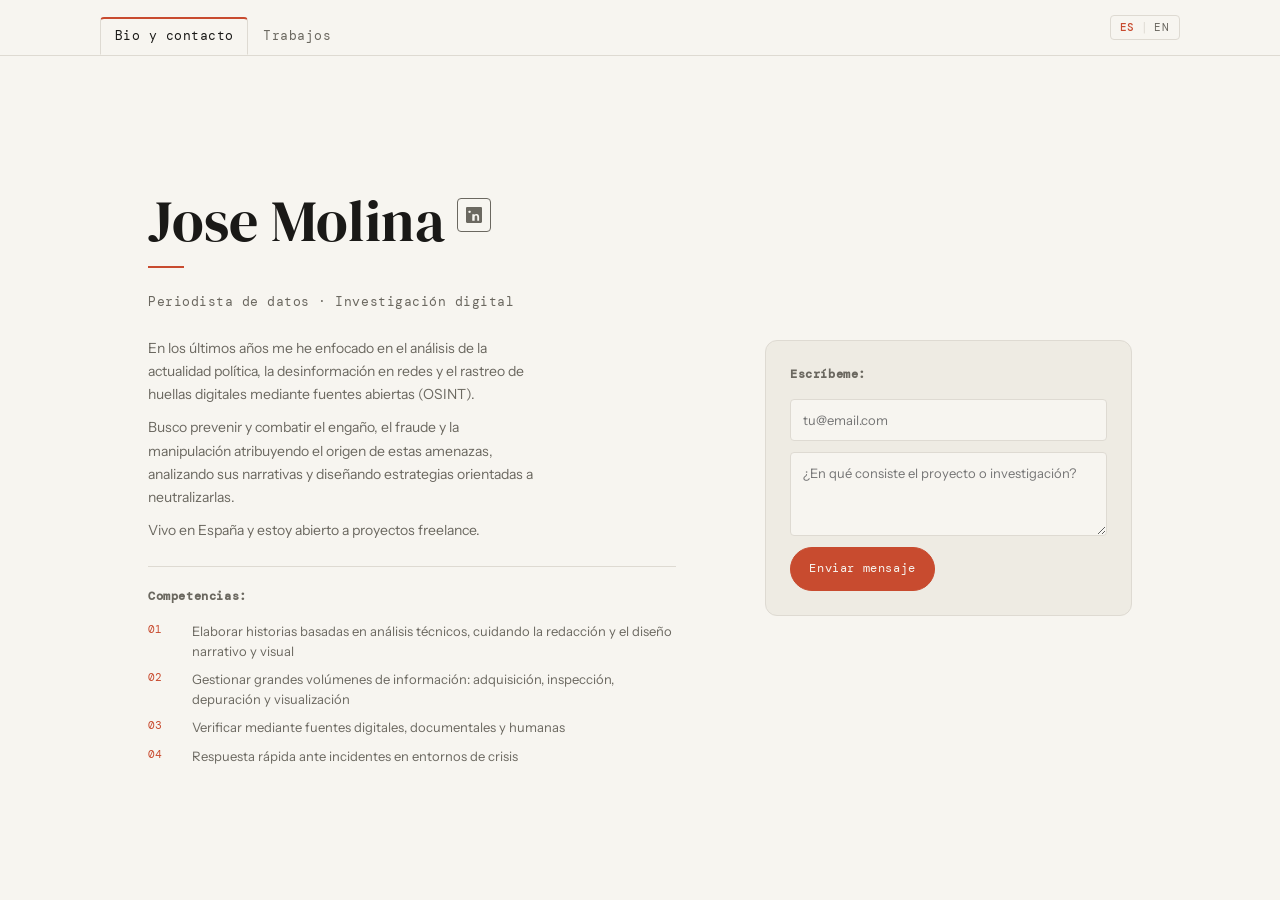
<file: index.html>
<!doctype html>
<html lang="es">
  <head>
    <meta charset="UTF-8" />
    <meta name="viewport" content="width=device-width, initial-scale=1.0" />
    <title>Jose Molina portfolio</title>
    <link rel="preconnect" href="https://fonts.googleapis.com" />
    <link rel="preconnect" href="https://fonts.gstatic.com" crossorigin />
    <link
      href="https://fonts.googleapis.com/css2?family=DM+Serif+Display:ital@0;1&family=DM+Mono:wght@400;500&family=Instrument+Sans:ital,wght@0,400;0,500;1,400&display=swap"
      rel="stylesheet"
    />
    <link rel="stylesheet" href="style.css?v=2e11a1a" />
  </head>
  <body data-i18n-title="page.title.index">
    <nav aria-label="Principal" data-i18n-aria="nav.aria">
      <div class="nav-inner">
        <ul class="nav-links">
          <li>
            <a href="index.html" class="active" aria-current="page" data-i18n="nav.bio"
              >Bio y contacto</a
            >
          </li>
          <li><a href="trabajo.html" data-i18n="nav.work">Trabajos</a></li>
        </ul>
        <button id="lang-toggle" class="lang-toggle" type="button"><span class="lang-option active">ES</span><span class="lang-separator">|</span><span class="lang-option">EN</span></button>
      </div>
    </nav>

    <section id="inicio">
      <div class="hero-grid">
        <div class="hero-left">
          <div class="hero-name-wrapper">
            <h1 class="hero-name-compact">Jose Molina</h1>
            <a href="https://www.linkedin.com/in/jose-molina-gracia/" target="_blank" rel="noopener" class="linkedin-button" title="LinkedIn">
              <svg viewBox="0 0 24 24" width="16" height="16" fill="currentColor">
                <path d="M20.447 20.452h-3.554v-5.569c0-1.328-.474-2.237-1.776-2.237-1.073 0-1.713.722-1.994 1.419-.102.249-.128.597-.128.946v5.441h-3.554s.048-8.814 0-9.737h3.554v1.379c-.009.015-.022.029-.031.044h.031v-.044c.431-.666 1.199-1.616 2.922-1.616 2.135 0 3.731 1.396 3.731 4.404v5.574zM5.337 8.855c-1.144 0-1.915-.758-1.915-1.706 0-.956.768-1.707 1.951-1.707 1.182 0 1.912.75 1.938 1.707 0 .948-.756 1.706-1.974 1.706zm-1.675 11.597h3.351V9.67H3.662v10.782zM22.224 0H1.771C.792 0 0 .774 0 1.729v20.542C0 23.227.792 24 1.771 24h20.451C23.2 24 24 23.227 24 22.271V1.729C24 .774 23.2 0 22.224 0z"/>
              </svg>
            </a>
          </div>

          <p class="hero-subtitle" data-i18n="hero.subtitle">Periodista de datos · Investigación digital</p>

          <p class="hero-bio" data-i18n="bio.1"></p>
          <p class="hero-bio" data-i18n="bio.2"></p>
          <p class="hero-bio" data-i18n="bio.3"></p>

          <div class="methodology-brief">
            <p class="method-intro"><strong data-i18n="skills.heading"></strong></p>
            <ol class="method-list-compact">
              <li data-i18n="skills.1"></li>
              <li data-i18n="skills.2"></li>
              <li data-i18n="skills.3"></li>
              <li data-i18n="skills.4"></li>
            </ol>
          </div>
        </div>

        <div class="hero-right">
          <div class="contact-sidebar">
            <div class="contact-block-sidebar">
              <p class="method-intro"><strong data-i18n="contact.heading">Escríbeme:</strong></p>

              <form
                class="contact-form-sidebar"
                action="https://submit-form.com/nD6vor40G"
                method="POST"
              >
                <input type="text" name="_honeypot" style="display: none" />
                <input
                  type="email"
                  name="email"
                  placeholder="tu@email.com"
                  data-i18n-placeholder="contact.placeholder.email"
                  required
                />
                <textarea
                  name="mensaje"
                  placeholder="¿En qué consiste el proyecto o investigación?"
                  data-i18n-placeholder="contact.placeholder.message"
                  rows="3"
                  required
                ></textarea>
                <button type="submit" class="btn-primary btn-small" data-i18n="contact.submit">
                  Enviar mensaje
                </button>
              </form>
            </div>


          </div>
        </div>
      </div>
    </section>
    <script src="lang.js"></script>
  </body>
</html>
</file>
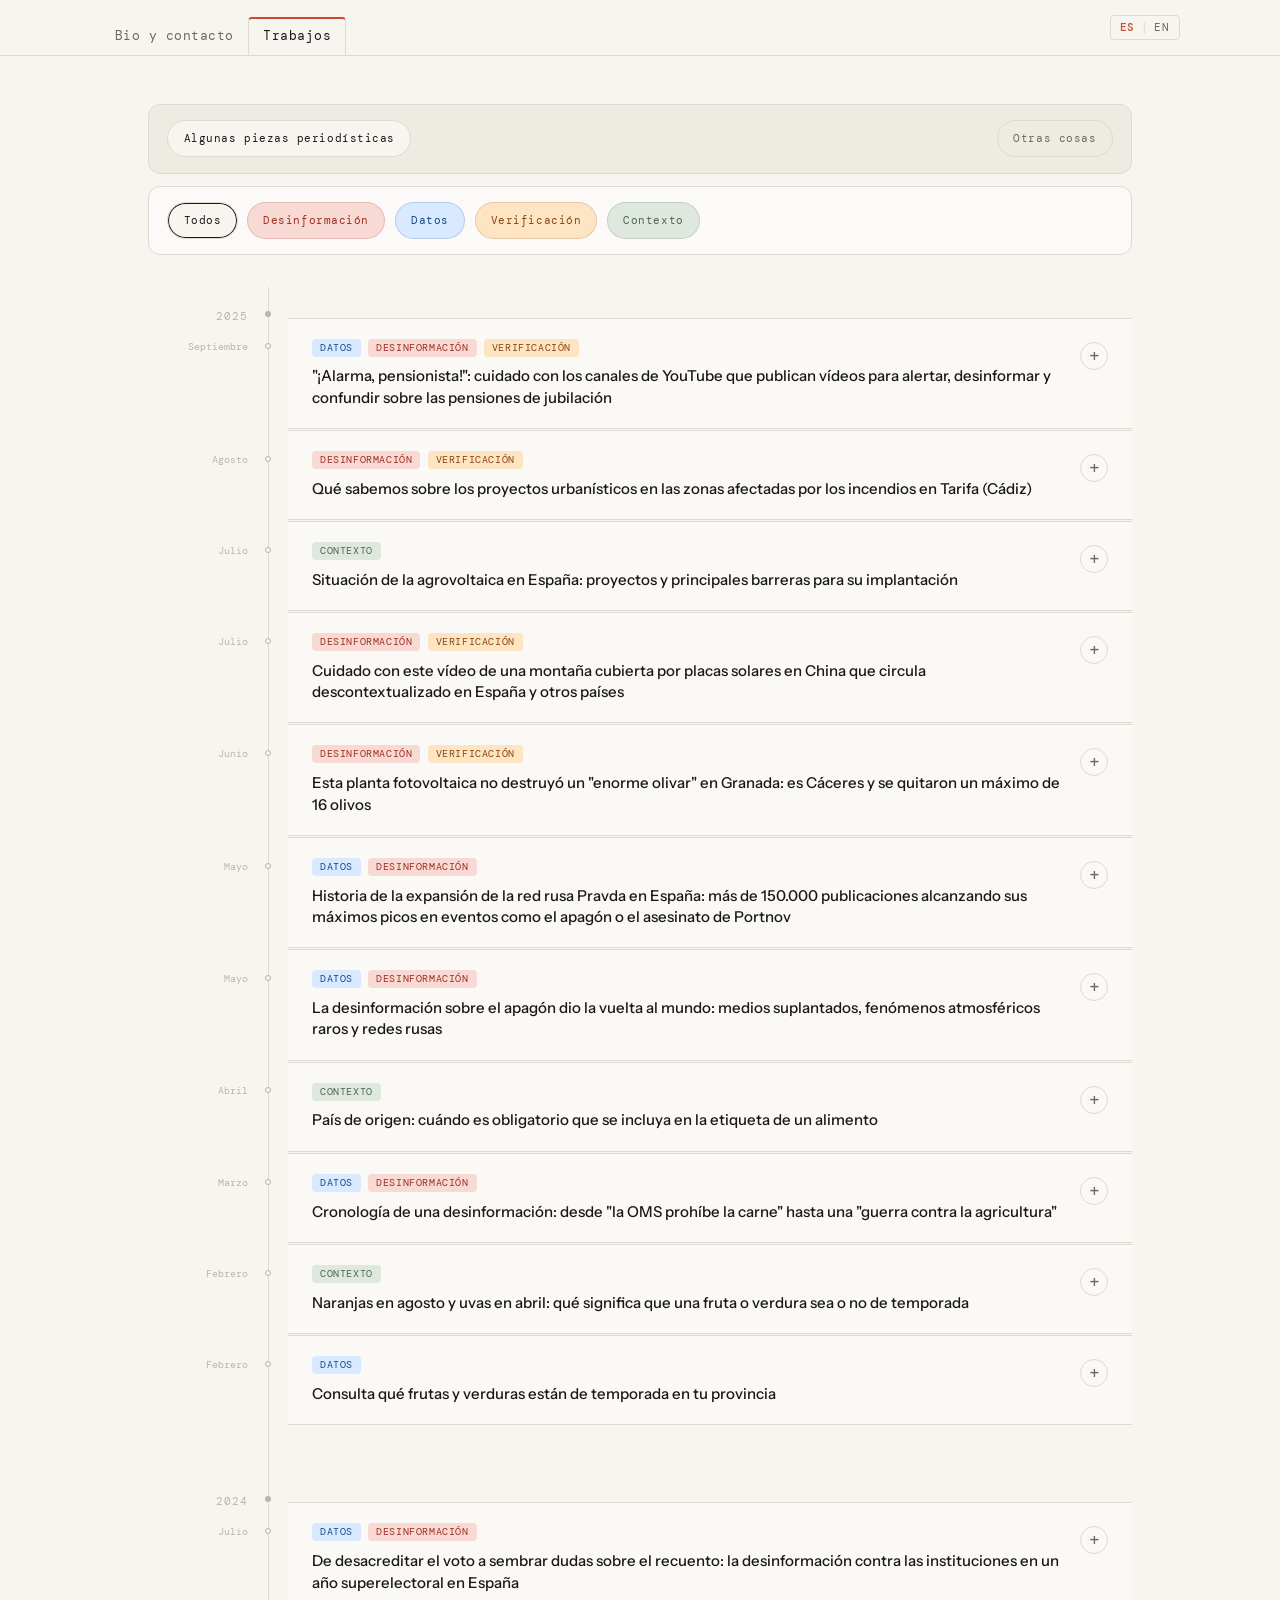
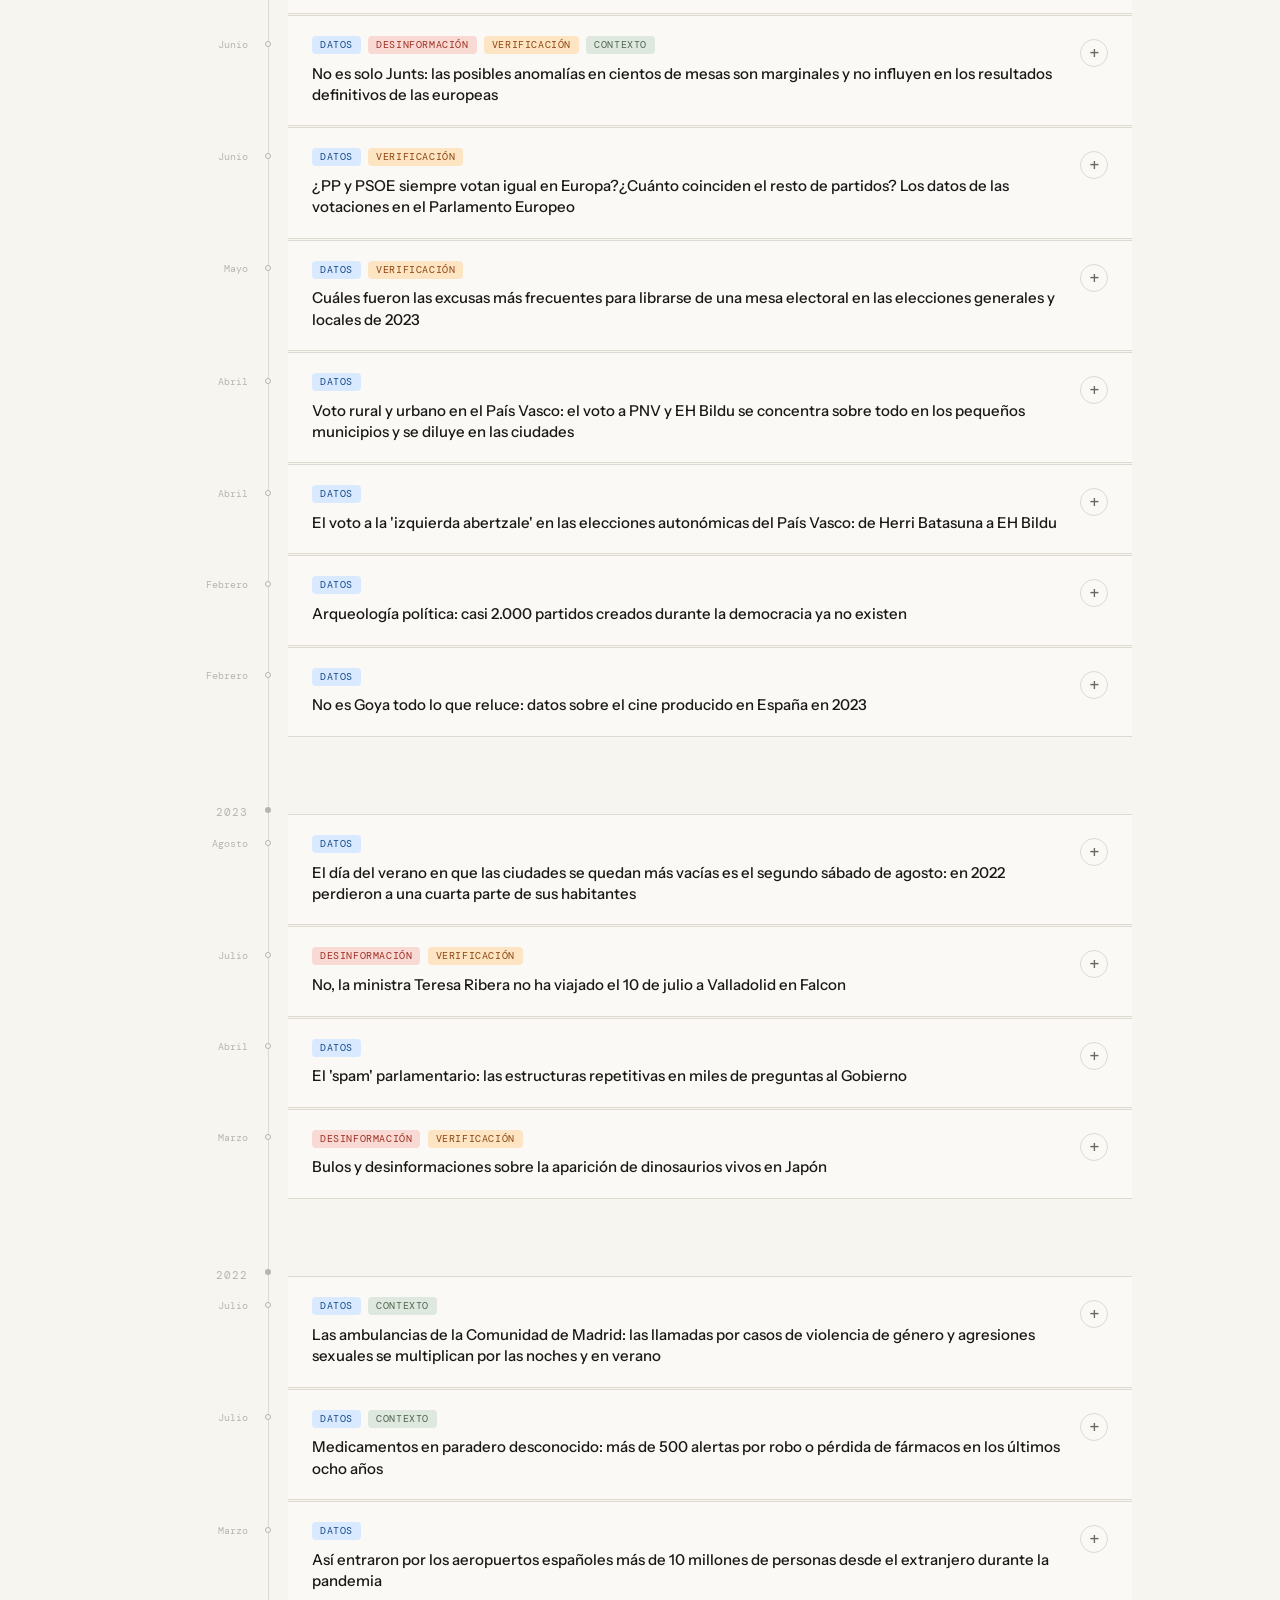
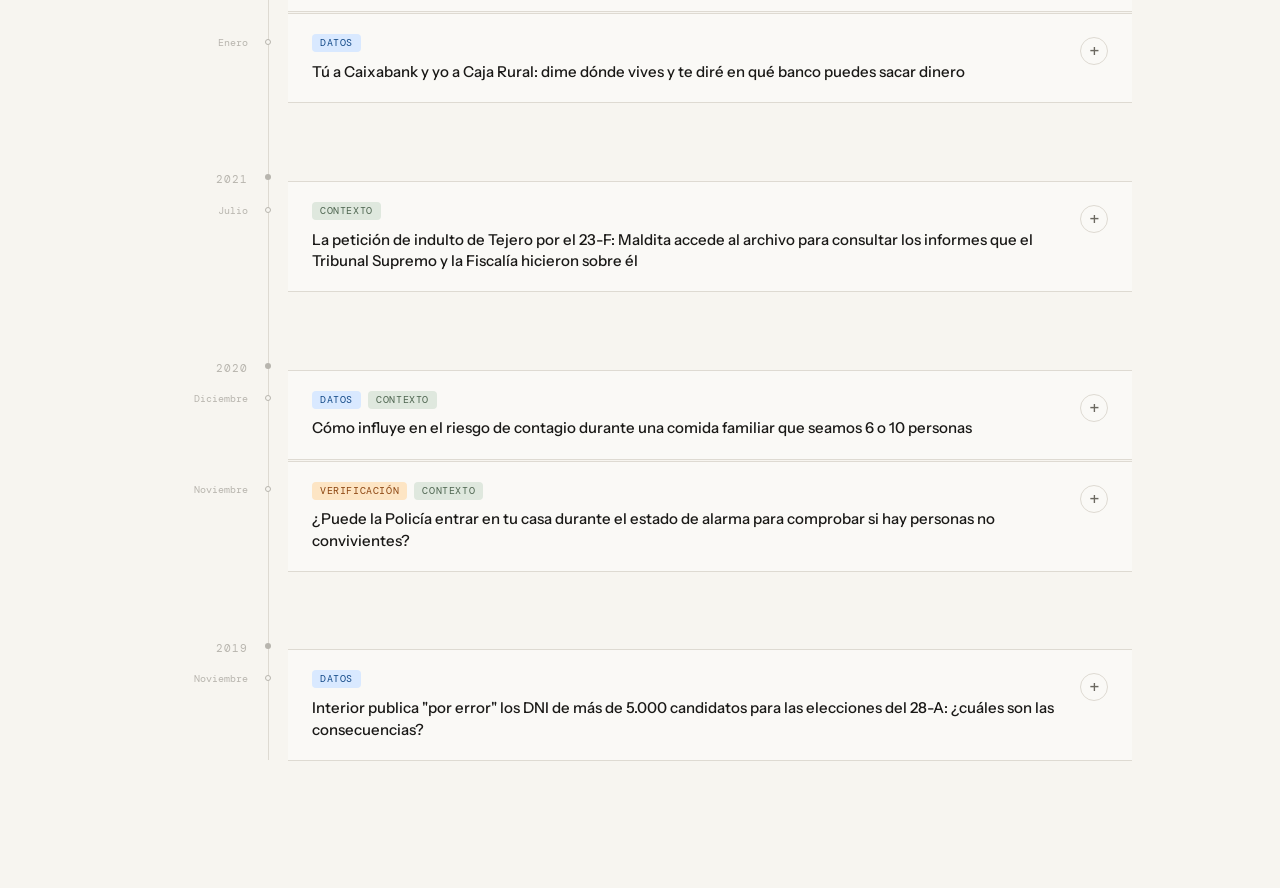
<file: trabajo.html>
<!DOCTYPE html>
<html lang="es">
<head>
<meta charset="UTF-8">
<meta name="viewport" content="width=device-width, initial-scale=1.0">
<title>Trabajo — Jose Molina</title>
<link rel="preconnect" href="https://fonts.googleapis.com">
<link rel="preconnect" href="https://fonts.gstatic.com" crossorigin>
<link href="https://fonts.googleapis.com/css2?family=DM+Serif+Display:ital@0;1&family=DM+Mono:wght@400;500&family=Instrument+Sans:ital,wght@0,400;0,500;1,400&display=swap" rel="stylesheet">
<link rel="stylesheet" href="style.css?v=2e11a1a">
</head>
<body data-i18n-title="page.title.trabajo">

<nav aria-label="Principal" data-i18n-aria="nav.aria">
  <div class="nav-inner">
    <ul class="nav-links">
      <li><a href="index.html" data-i18n="nav.bio">Bio y contacto</a></li>
      <li><a href="trabajo.html" class="active" aria-current="page" data-i18n="nav.work">Trabajos</a></li>
    </ul>
    <button id="lang-toggle" class="lang-toggle" type="button"><span class="lang-option active">ES</span><span class="lang-separator">|</span><span class="lang-option">EN</span></button>
  </div>
</nav>

<div class="work-controls">
  <div class="work-view-switch work-switchbar" aria-label="Cambiar vista de trabajos" data-i18n-aria="view.switch.aria">
    <button class="view-btn active" type="button" data-view="periodismo" aria-pressed="true" data-i18n="view.journalism">Algunas piezas periodísticas</button>
    <button class="view-btn" type="button" data-view="mas-alla" aria-pressed="false" data-i18n="view.other">Otras cosas</button>
  </div>
  <div class="timeline-filters article-filterbar" id="article-filters">
    <button class="filter-btn active" type="button" data-filter="all" aria-pressed="true" data-i18n="filter.all">Todos</button>
    <button class="filter-btn" type="button" data-filter="desinfo" aria-pressed="false" data-i18n="filter.desinfo">Desinformación</button>
    <button class="filter-btn" type="button" data-filter="datos" aria-pressed="false" data-i18n="filter.datos">Datos</button>
    <button class="filter-btn" type="button" data-filter="verificacion" aria-pressed="false" data-i18n="filter.verificacion">Verificación</button>
    <button class="filter-btn" type="button" data-filter="contexto" aria-pressed="false" data-i18n="filter.contexto">Contexto</button>
  </div>
</div>

<section id="trabajo" class="work-panel" data-view-panel="periodismo">
  <div class="timeline" id="timeline">
    <!-- El contenido se cargará dinámicamente desde trabajos.json -->
  </div>
</section>

<section id="mas-alla" class="work-panel" data-view-panel="mas-alla" hidden>
  <div class="beyond-grid">

    <div class="beyond-item">
      <h3 class="beyond-title" data-i18n="beyond.fact-check.title">Verificación para reportajes o documentales</h3>
      <ul class="beyond-list">
        <li data-i18n="beyond.fact-check.1">Revisión exhaustiva de documentación técnica y tratamiento directo con las fuentes involucradas</li>
        <li data-i18n="beyond.fact-check.2">Verificación del contenido con datos de registros públicos, hemeroteca y herramientas OSINT</li>
        <li data-i18n="beyond.fact-check.3">Capacidad de trabajar en flujos de producción y límites de entrega estrictos de prensa y producción documental</li>
      </ul>
      <p class="beyond-copy" data-i18n-html="beyond.fact-check.copy"><strong>Proyectos destacados:</strong> <a href="https://premioggm.org/trabajo/edicion/2026/audio/se-llamaba-como-yo/" target="_blank" rel="noreferrer">De eso no se habla (T3): Se llamaba como yo</a> (EITB Media, 2025 - investigación y verificación en fase de producción); <a href="https://www.netflix.com/es/title/81275696" target="_blank" rel="noreferrer">800 metros</a> (Netflix, 2022 - análisis de sumario, sentencia y conteo individual de víctimas); Yo Ibextigo (La Marea, 2019-2020 - verificación de información corporativa de <a href="https://www.yoibextigo.lamarea.com/informe/tecnicas-reunidas/que-es/dossier-tecnicas-reunidas-negocios-en-paises-dictatoriales-y-escasa-rentabilidad/" target="_blank" rel="noreferrer">Técnicas Reunidas</a>, <a href="https://www.yoibextigo.lamarea.com/informe/indra/que-es/indra-lider-negocio-antimigratorio-tierra-mar-aire/" target="_blank" rel="noreferrer">Indra</a> y <a href="https://www.yoibextigo.lamarea.com/informe/grifols/que-es/grifols-mantiene-algunas-sociedades-nichos-fiscales/" target="_blank" rel="noreferrer">Grifols</a>)</p>
    </div>

    <div class="beyond-item">
      <h3 class="beyond-title" data-i18n="beyond.intel.title">Inteligencia corporativa</h3>
      <ul class="beyond-list">
        <li data-i18n="beyond.intel.1">Análisis rápido ante incidentes, evaluación de riesgos reputacionales y de seguridad y toma de decisiones operativas en entornos de emergencia</li>
        <li data-i18n="beyond.intel.2">Monitorización de repositorios con potencial fraudulento e investigación de perfiles e infraestructuras para el análisis de amenazas</li>
        <li data-i18n="beyond.intel.3">Aplicación de medidas de protección y OPSEC para blindar la identidad y el entorno al investigar actores de riesgo</li>
        <li data-i18n="beyond.intel.4">Diseño de flujos semiautomatizados para el estudio de temáticas, detección de ruido analítico, análisis de sentimiento y establecimiento de alertas tempranas</li>
      </ul>
    </div>

    <div class="beyond-item">
      <h3 class="beyond-title" data-i18n="beyond.forensics.title">Informática forense y peritaje</h3>
      <ul class="beyond-list">
        <li data-i18n="beyond.forensics.1">Realización de análisis técnicos reproducibles que aporten validez legal en procesos judiciales garantizando la cadena de custodia</li>
        <li data-i18n="beyond.forensics.2">Adquisición y preservación de evidencias digitales volátiles en contenido web y multimedia, como publicaciones de redes sociales</li>
        <li data-i18n="beyond.forensics.3">Análisis técnico para verificar la autenticidad de perfiles o contenidos, auditoría de ficheros manipulados y trazabilidad cronológica (determinar desde cuándo existe un contenido y cuál fue su fecha real de publicación)</li>
        <li data-i18n="beyond.forensics.4">Elaboración de informes técnicos completos, claros, visuales y accesibles</li>
      </ul>
    </div>

    <div class="beyond-item">
      <h3 class="beyond-title" data-i18n="beyond.teaching.title">Docencia y formación</h3>
      <ul class="beyond-list">
        <li data-i18n="beyond.teaching.1">Acompañamiento técnico en el aprendizaje guiado de herramientas para el periodismo de datos, verificación e investigación digital</li>
      </ul>
      <p class="beyond-copy" data-i18n-html="beyond.teaching.copy"><strong>Eventos destacados:</strong> Ponencia sobre el impacto de narrativas desinformativas en el sector primario (<a href="https://uagn.es/dialogo-agrario-2024-la-informacion-desinformada-en-agroalimentacion/" target="_blank" rel="noreferrer">UAGN</a>, 2025); Formación de procesos de verificación política en una redacción (El País, 2024); Clases de periodismo de datos, verificación política y cobertura electoral (<a href="https://maldita.es/nosotros/20220831/ultimas-plazas-master-maldita-urjc/" target="_blank" rel="noreferrer">Máster URJC/</a><a href="http://Maldita.es" target="_blank" rel="noreferrer">Maldita.es</a>, 2022-2023)</p>
    </div>

  </div>
</section>

<script src="lang.js"></script>
<script>
  // Función para crear un badge
  function createBadge(category) {
    const badge = document.createElement('span');
    badge.className = `badge badge-${category}`;
    badge.textContent = t('cat.' + category) || category;
    return badge;
  }

  // Función para crear una tarjeta de artículo
  function createArticleCard(article) {
    const card = document.createElement('div');
    card.className = 'article-card-exp';
    card.id = article.id;
    card.dataset.categories = article.categories.join(' ');

    // Crear el top de la tarjeta
    const cardTop = document.createElement('div');
    cardTop.className = 'card-top';

    const topContent = document.createElement('div');
    
    // Meta información
    const meta = document.createElement('div');
    meta.className = 'article-meta';
    
    // Añadir badges
    article.categories.forEach(cat => {
      meta.appendChild(createBadge(cat));
    });

    // Añadir fecha
    const dateSpan = document.createElement('span');
    dateSpan.className = 'article-date';
    // Construir fecha desde month y year
    dateSpan.textContent = t('months')[article.month];
    meta.appendChild(dateSpan);

    topContent.appendChild(meta);

    // Añadir títulos
    const lang = getLang();
    const titles = article.titles[lang] || article.titles['es'];
    titles.forEach(title => {
      const titleDiv = document.createElement('div');
      titleDiv.className = 'article-title';
      titleDiv.innerHTML = title;
      topContent.appendChild(titleDiv);
    });

    cardTop.appendChild(topContent);

    // Botón toggle
    const toggleBtn = document.createElement('button');
    toggleBtn.className = 'toggle-btn';
    toggleBtn.setAttribute('aria-label', t('card.expand'));
    toggleBtn.setAttribute('aria-expanded', 'false');
    toggleBtn.textContent = '+';
    cardTop.appendChild(toggleBtn);

    card.appendChild(cardTop);

    // Panel de contenido
    const panel = document.createElement('div');
    panel.className = 'card-panel';

    const panelTextMain = document.createElement('div');
    panelTextMain.className = 'panel-text-main';

    // Añadir párrafos
    const paragraphs = article.paragraphs[lang] || article.paragraphs['es'];
    paragraphs.forEach(p => {
      const paragraph = document.createElement('p');
      paragraph.className = 'panel-text';
      paragraph.innerHTML = p;
      panelTextMain.appendChild(paragraph);
    });

    panel.appendChild(panelTextMain);

    // Panel bottom
    const panelBottom = document.createElement('div');
    panelBottom.className = 'panel-bottom';

    // Añadir técnicas
    const techniques = document.createElement('p');
    techniques.className = 'panel-techniques';
    const techniquesArray = typeof article.techniques === 'object' && !Array.isArray(article.techniques) 
      ? (article.techniques[lang] || article.techniques['es']) 
      : article.techniques;
    techniques.textContent = techniquesArray.join(', ');
    panelBottom.appendChild(techniques);

    // Añadir enlaces
    if (article.links.length > 0) {
      if (article.links.length === 1) {
        const link = document.createElement('a');
        link.href = article.links[0];
        link.target = '_blank';
        link.className = 'card-read-link';
        link.textContent = t('card.read');
        panelBottom.appendChild(link);
      } else {
        const linksGroup = document.createElement('div');
        linksGroup.className = 'panel-links-group';
        article.links.forEach((url, index) => {
          const link = document.createElement('a');
          link.href = url;
          link.target = '_blank';
          link.className = 'card-read-link';
          link.textContent = `${t('card.article')} ${index + 1} →`;
          linksGroup.appendChild(link);
        });
        panelBottom.appendChild(linksGroup);
      }
    }

    panel.appendChild(panelBottom);
    card.appendChild(panel);

    return card;
  }

  // Función para renderizar el timeline
  async function renderTimeline() {
    try {
      const response = await fetch('trabajos.json');
      const articles = await response.json();

      // Agrupar artículos por año
      const articlesByYear = {};
      articles.forEach(article => {
        if (!articlesByYear[article.year]) {
          articlesByYear[article.year] = [];
        }
        articlesByYear[article.year].push(article);
      });

      // Ordenar años descendente
      const years = Object.keys(articlesByYear).sort((a, b) => b - a);

      const timeline = document.getElementById('timeline');
      timeline.innerHTML = '';

      // Crear grupos por año
      years.forEach(year => {
        const group = document.createElement('div');
        group.className = 'timeline-year-group';
        group.dataset.year = year;

        const yearDiv = document.createElement('div');
        yearDiv.className = 'timeline-year';
        yearDiv.textContent = year;
        group.appendChild(yearDiv);

        const articlesContainer = document.createElement('div');
        articlesContainer.className = 'year-articles';

        articlesByYear[year].forEach(article => {
          articlesContainer.appendChild(createArticleCard(article));
        });

        group.appendChild(articlesContainer);
        timeline.appendChild(group);
      });

      // Inicializar la interactividad después de cargar el contenido
      initInteractivity();
    } catch (error) {
      console.error('Error cargando trabajos.json:', error);
      const timeline = document.getElementById('timeline');
      timeline.innerHTML = `<p style="padding: 2rem; text-align: center; color: var(--ink-muted);">${t('timeline.error')}</p>`;
    }
  }

  // Función para inicializar la interactividad
  function initInteractivity() {
    const viewBtns = document.querySelectorAll('.view-btn');
    const workPanels = document.querySelectorAll('.work-panel');
    const articleFilters = document.getElementById('article-filters');
    const filterBtns = document.querySelectorAll('.filter-btn');

    // Función para sincronizar el estado del botón toggle
    const syncToggleState = card => {
      const toggleBtn = card.querySelector('.toggle-btn');
      if (!toggleBtn) return;
      const isOpen = card.classList.contains('open');
      toggleBtn.setAttribute('aria-expanded', isOpen ? 'true' : 'false');
      toggleBtn.setAttribute('aria-label', isOpen ? t('card.collapse') : t('card.expand'));
    };

    // Manejar clics en botones toggle
    document.querySelectorAll('.toggle-btn').forEach(btn => {
      btn.addEventListener('click', event => {
        event.stopPropagation();
        const card = btn.closest('.article-card-exp');
        card.classList.toggle('open');
        syncToggleState(card);
      });
    });

    // Manejar clics en card-top (toda la tarjeta excepto links y botones)
    document.querySelectorAll('.card-top').forEach(cardTop => {
      cardTop.addEventListener('click', event => {
        if (event.target.closest('a, button')) {
          return;
        }
        const card = cardTop.closest('.article-card-exp');
        card.classList.toggle('open');
        syncToggleState(card);
      });
    });

    // Manejar cambio de vistas (Periodismo / Otras cosas)
    viewBtns.forEach(btn => {
      btn.addEventListener('click', () => {
        const view = btn.dataset.view;

        viewBtns.forEach(button => {
          const isActive = button === btn;
          button.classList.toggle('active', isActive);
          button.setAttribute('aria-pressed', isActive ? 'true' : 'false');
        });

        workPanels.forEach(panel => {
          panel.hidden = panel.dataset.viewPanel !== view;
        });

        if (articleFilters) {
          articleFilters.hidden = view !== 'periodismo';
        }
      });
    });

    // Manejar filtros por categoría
    filterBtns.forEach(btn => {
      btn.addEventListener('click', () => {
        filterBtns.forEach(button => {
          const isActive = button === btn;
          button.classList.toggle('active', isActive);
          button.setAttribute('aria-pressed', isActive ? 'true' : 'false');
        });

        const filter = btn.dataset.filter;
        const cards = document.querySelectorAll('.article-card-exp');
        const groups = document.querySelectorAll('.timeline-year-group');

        cards.forEach(card => {
          const categories = (card.dataset.categories || '').split(/\s+/).filter(Boolean);
          const show = filter === 'all' || categories.includes(filter);
          card.classList.toggle('hidden', !show);
        });

        groups.forEach(group => {
          const visibleInGroup = group.querySelectorAll('.article-card-exp:not(.hidden)').length;
          group.classList.toggle('hidden', visibleInGroup === 0);
        });
      });
    });
  }

  // Cargar el timeline cuando se carga la página
  document.addEventListener('DOMContentLoaded', renderTimeline);
</script>

</body>
</html>
</file>
<file: style.css>
*, *::before, *::after {
  box-sizing: border-box;
  margin: 0;
  padding: 0;
}

:root {
  --ink: #1a1917;
  --ink-muted: #6b6860;
  --ink-faint: #b8b5ae;
  --paper: #f7f5f0;
  --paper-warm: #eeebe3;
  --rule: #dedad2;
  --accent: #c84b2f;
  --mono: 'DM Mono', monospace;
  --serif: 'DM Serif Display', serif;
  --sans: 'Instrument Sans', sans-serif;
  --content-width: 1080px;
  --page-padding: 3rem;
  --radius: 12px;
  --timeline-year-width: 100px;
  --timeline-axis-left: 120px;
  --timeline-cards-offset: 140px;
  --timeline-date-width: 88px;
}

html {
  scroll-behavior: auto;
}

body {
  font-family: var(--sans);
  background: var(--paper);
  color: var(--ink);
  font-size: 16px;
  line-height: 1.6;
  -webkit-font-smoothing: antialiased;
}

a,
button,
input,
textarea {
  font: inherit;
}

a {
  color: inherit;
}

a:focus-visible,
button:focus-visible,
input:focus-visible,
textarea:focus-visible {
  outline: 2px solid var(--accent);
  outline-offset: 2px;
}

[hidden] {
  display: none !important;
}

nav {
  position: sticky;
  top: 0;
  z-index: 100;
  display: flex;
  justify-content: center;
  align-items: flex-end;
  height: 56px;
  padding: 0 var(--page-padding);
  background: var(--paper);
  border-bottom: 1px solid var(--rule);
}

.nav-inner {
  width: min(100%, var(--content-width));
  display: flex;
  align-items: flex-end;
  height: 100%;
}

.nav-links {
  flex: 1;
  display: flex;
  justify-content: flex-start;
  gap: 0;
  list-style: none;
}

.lang-toggle {
  align-self: center;
  padding: 0.2rem 0.55rem;
  border: 1px solid var(--rule);
  border-radius: 4px;
  background: transparent;
  font-family: var(--mono);
  font-size: 11px;
  letter-spacing: 0.08em;
  cursor: pointer;
  transition: border-color 0.2s;
}

.lang-toggle:hover {
  border-color: var(--accent);
}

.lang-toggle .lang-option {
  color: var(--ink-muted);
  transition: color 0.2s;
}

.lang-toggle .lang-option.active {
  color: var(--accent);
  font-weight: 500;
}

.lang-toggle .lang-separator {
  color: var(--rule);
  margin: 0 0.35rem;
}

.nav-links a {
  display: inline-flex;
  align-items: center;
  height: 38px;
  padding: 0 0.85rem;
  border: 1px solid transparent;
  border-bottom: none;
  border-radius: 4px 4px 0 0;
  text-decoration: none;
  font-family: var(--mono);
  font-size: 13px;
  letter-spacing: 0.04em;
  color: var(--ink-muted);
}

.nav-links a:hover {
  color: var(--ink);
  background: var(--paper-warm);
  border-color: var(--rule);
}

.nav-links a.active,
.nav-links a[aria-current="page"] {
  color: var(--ink);
  background: var(--paper);
  border-color: var(--rule);
  border-top: 2px solid var(--accent);
  border-bottom: 1px solid var(--paper);
  margin-bottom: -1px;
}

#inicio,
.work-controls,
#trabajo,
#mas-alla {
  max-width: var(--content-width);
  margin: 0 auto;
  padding-left: var(--page-padding);
  padding-right: var(--page-padding);
}

#inicio {
  min-height: calc(100vh - 56px);
  display: flex;
  align-items: center;
  padding-top: 1.5rem;
  padding-bottom: 1.5rem;
}

.hero-grid {
  width: 100%;
  display: grid;
  grid-template-columns: minmax(0, 1.55fr) minmax(280px, 1fr);
  gap: 3rem;
}

.hero-name-wrapper {
  display: flex;
  align-items: flex-start;
  gap: 0.75rem;
}

.hero-name-compact {
  font-family: var(--serif);
  font-size: clamp(2.8rem, 4.5vw, 3.8rem);
  line-height: 1.08;
  font-weight: 400;
  margin-bottom: 1.5rem;
}

.hero-name-compact::after {
  content: '';
  display: block;
  width: 2.25rem;
  height: 2px;
  margin-top: 0.85rem;
  background: var(--accent);
}

.hero-subtitle {
  font-family: var(--mono);
  font-size: 13px;
  letter-spacing: 0.04em;
  color: var(--ink-muted);
  margin-bottom: 1.5rem;
}

.linkedin-button {
  display: inline-flex;
  align-items: center;
  justify-content: center;
  padding: 0.5rem;
  margin-top: 0.5rem;
  border: 1px solid var(--ink-muted);
  border-radius: 4px;
  background: transparent;
  color: var(--ink-muted);
  text-decoration: none;
  transition: all 0.2s ease;
}

.linkedin-button:hover {
  border-color: var(--accent);
  color: var(--accent);
  background: var(--paper-warm);
}

.hero-bio {
  max-width: 44ch;
  margin-bottom: 0.65rem;
  font-size: 14px;
  line-height: 1.65;
  color: var(--ink-muted);
}

.methodology-brief {
  max-width: 48ch;
  margin-top: 1.5rem;
  padding-top: 1.25rem;
  border-top: 1px solid var(--rule);
}

.method-intro {
  margin-bottom: 0.9rem;
  font-family: var(--mono);
  font-size: 12px;
  letter-spacing: 0.05em;
  color: var(--ink-muted);
}

.method-list-compact {
  list-style: none;
  counter-reset: method-counter;
  display: flex;
  flex-direction: column;
  gap: 0.5rem;
}

.method-list-compact li {
  counter-increment: method-counter;
  position: relative;
  padding-left: 2.75rem;
  font-size: 13px;
  line-height: 1.55;
  color: var(--ink-muted);
}

.method-list-compact li::before {
  content: counter(method-counter, decimal-leading-zero);
  position: absolute;
  left: 0;
  top: 0;
  font-family: var(--mono);
  font-size: 11px;
  color: var(--accent);
}

.hero-right {
  display: flex;
  align-items: center;
  align-self: center;
}

.contact-sidebar {
  width: 100%;
  padding: 1.5rem;
  background: var(--paper-warm);
  border: 1px solid var(--rule);
  border-radius: var(--radius);
}

.contact-block-sidebar + .contact-block-sidebar {
  margin-top: 1rem;
  padding-top: 1rem;
  border-top: 1px solid var(--rule);
}

.contact-form-sidebar {
  display: flex;
  flex-direction: column;
  gap: 0.7rem;
}

.contact-form-sidebar input,
.contact-form-sidebar textarea {
  width: 100%;
  padding: 0.6rem 0.75rem;
  border: 1px solid var(--rule);
  border-radius: 4px;
  background: var(--paper);
  color: var(--ink);
  font-size: 13px;
}

.contact-form-sidebar textarea {
  min-height: 72px;
  resize: vertical;
}

.btn-primary {
  display: inline-flex;
  align-items: center;
  justify-content: center;
  padding: 0.7rem 1.15rem;
  border: 1px solid var(--accent);
  border-radius: 999px;
  background: var(--accent);
  color: var(--paper);
  text-decoration: none;
  font-family: var(--mono);
  font-size: 12px;
  letter-spacing: 0.05em;
  cursor: pointer;
}

.btn-small {
  align-self: flex-start;
}

.contact-links-sidebar {
  display: flex;
  flex-direction: row;
  flex-wrap: wrap;
  gap: 0.5rem;
}

.contact-link-sidebar {
  display: inline-flex;
  align-items: center;
  gap: 0.4rem;
  padding: 0.35rem 0.7rem;
  border: 1px solid var(--rule);
  border-radius: 999px;
  text-decoration: none;
  color: var(--ink-muted);
  font-family: var(--mono);
  font-size: 11px;
  letter-spacing: 0.04em;
}

.contact-link-sidebar:hover {
  border-color: var(--ink-muted);
  color: var(--ink);
}

.contact-icon {
  flex-shrink: 0;
}

.work-controls {
  margin-top: 3rem;
  margin-bottom: 2rem;
  display: flex;
  flex-direction: column;
  gap: 0.75rem;
}

.work-switchbar,
.article-filterbar {
  padding: 0.95rem 1.15rem;
  border: 1px solid var(--rule);
  border-radius: var(--radius);
}

.work-switchbar {
  display: inline-flex;
  align-items: center;
  gap: 0.5rem;
  flex-wrap: wrap;
  background: var(--paper-warm);
}

.article-filterbar {
  display: flex;
  gap: 0.6rem;
  flex-wrap: wrap;
  background: rgba(255, 255, 255, 0.55);
}

.view-btn,
.filter-btn,
.toggle-btn {
  cursor: pointer;
}

.view-btn,
.filter-btn {
  padding: 0.55rem 0.95rem;
  border: 1px solid var(--rule);
  border-radius: 999px;
  background: transparent;
  font-family: var(--mono);
  font-size: 11px;
  letter-spacing: 0.05em;
  color: var(--ink-muted);
}

.view-btn[data-view="mas-alla"] {
  margin-left: auto;
}

.view-btn:hover,
.view-btn.active {
  color: var(--ink);
  background: var(--paper);
}

.filter-btn.active {
  box-shadow: inset 0 0 0 1px currentColor;
}

.filter-btn[data-filter="all"] {
  background: var(--paper);
}

.filter-btn[data-filter="all"].active {
  color: var(--ink);
}

.filter-btn[data-filter="datos"] {
  background: #d9e9ff;
  color: #134a88;
  border-color: rgba(19, 74, 136, 0.18);
}

.filter-btn[data-filter="desinfo"] {
  background: #f8d9d4;
  color: #9d2f20;
  border-color: rgba(157, 47, 32, 0.18);
}

.filter-btn[data-filter="verificacion"] {
  background: #fde5c4;
  color: #8c4510;
  border-color: rgba(140, 69, 16, 0.18);
}

.filter-btn[data-filter="contexto"] {
  background: #dfe8de;
  color: #4e6550;
  border-color: rgba(78, 101, 80, 0.18);
}

#trabajo {
  padding-bottom: 5rem;
}

.timeline {
  position: relative;
}

.timeline::before {
  content: '';
  position: absolute;
  top: 0;
  bottom: 0;
  left: var(--timeline-axis-left);
  width: 1px;
  background: var(--rule);
}

.timeline-year-group {
  position: relative;
  padding-left: var(--timeline-cards-offset);
  margin-bottom: 3rem;
}

.timeline-year {
  position: absolute;
  top: 0;
  left: 0;
  width: var(--timeline-year-width);
  padding-top: 1.3rem;
  text-align: right;
  font-family: var(--mono);
  font-size: 11px;
  letter-spacing: 0.08em;
  color: var(--ink-faint);
}

.timeline-year::after {
  content: '';
  position: absolute;
  top: 1.48rem;
  right: -23px;
  width: 6px;
  height: 6px;
  border-radius: 50%;
  background: var(--ink-faint);
}

.year-articles {
  display: flex;
  flex-direction: column;
  gap: 2px;
  padding-top: 1.9rem;
}

.article-card-exp {
  position: relative;
  overflow: visible;
  border-top: 1px solid var(--rule);
  border-bottom: 1px solid var(--rule);
  border-left: none;
  border-right: none;
  margin-bottom: -1px;
}

.article-card-exp.hidden,
.timeline-year-group.hidden {
  display: none;
}

.card-top {
  position: relative;
  display: grid;
  grid-template-columns: 1fr auto;
  gap: 1rem;
  align-items: start;
  padding: 1.25rem 1.5rem;
  background: rgba(255, 255, 255, 0.35);
  cursor: pointer;
}

.card-top::before {
  content: '';
  position: absolute;
  left: -23px;
  top: 1.55rem;
  width: 6px;
  height: 6px;
  border-radius: 50%;
  background: var(--paper);
  border: 1px solid var(--ink-faint);
}

.article-card-exp.open .card-top {
  background: var(--paper-warm);
}

.article-card-exp.open .card-top::before {
  background: var(--accent);
  border-color: var(--accent);
}

.article-meta {
  display: flex;
  flex-wrap: wrap;
  align-items: center;
  gap: 0.45rem;
  margin-bottom: 0.55rem;
}

.badge {
  display: inline-flex;
  align-items: center;
  padding: 4px 8px;
  border-radius: 4px;
  font-family: var(--mono);
  font-size: 10px;
  letter-spacing: 0.06em;
  text-transform: uppercase;
  line-height: 1;
  white-space: nowrap;
}

.badge-datos {
  background: #d9e9ff;
  color: #134a88;
}

.badge-desinfo {
  background: #f8d9d4;
  color: #9d2f20;
}

.badge-verificacion {
  background: #fde5c4;
  color: #8c4510;
}

.badge-contexto {
  background: #dfe8de;
  color: #4e6550;
}

.article-date {
  position: absolute;
  top: 1.3rem;
  left: -128px;
  width: var(--timeline-date-width);
  text-align: right;
  white-space: nowrap;
  font-family: var(--mono);
  font-size: 10px;
  color: var(--ink-faint);
}

.article-title {
  font-size: 15px;
  font-weight: 500;
  line-height: 1.42;
  color: var(--ink);
}

.article-title + .article-title {
  display: none;
}

.toggle-btn {
  width: 28px;
  height: 28px;
  display: inline-flex;
  align-items: center;
  justify-content: center;
  flex-shrink: 0;
  margin-top: 3px;
  border: 1px solid var(--rule);
  border-radius: 50%;
  background: transparent;
  color: var(--ink-muted);
  font-family: var(--mono);
  font-size: 18px;
  line-height: 1;
}

.article-card-exp.open .toggle-btn {
  transform: rotate(45deg);
  color: var(--accent);
  border-color: var(--accent);
}

.card-panel {
  display: none;
  padding: 1.25rem 1.5rem 1.5rem;
  border-top: 1px solid var(--rule);
  background: var(--paper-warm);
}

.article-card-exp.open .card-panel {
  display: block;
}

.panel-text-main {
  display: flex;
  flex-direction: column;
  gap: 0.55rem;
  margin-bottom: 1.15rem;
}

.panel-text {
  font-size: 13px;
  line-height: 1.68;
  color: var(--ink);
}

.panel-text a {
  color: var(--accent);
  text-decoration: underline;
  text-decoration-thickness: 1px;
  text-underline-offset: 0.14em;
  transition: color 0.2s;
}

.panel-text a:hover {
  color: var(--ink);
}

.panel-techniques {
  flex: 1 1 320px;
  padding-top: 0.65rem;
  border-top: 1px dashed var(--rule);
  font-family: var(--mono);
  font-size: 11px;
  line-height: 1.6;
  color: var(--ink-faint);
}

.panel-bottom {
  display: flex;
  justify-content: space-between;
  align-items: flex-start;
  flex-wrap: wrap;
  gap: 1rem;
}

.panel-links-group {
  display: flex;
  flex-wrap: wrap;
  gap: 0.9rem;
  justify-content: flex-end;
}

.card-read-link {
  font-family: var(--mono);
  font-size: 11px;
  letter-spacing: 0.04em;
  color: var(--accent);
  text-decoration: none;
  white-space: nowrap;
  transition: color 0.2s;
}

.card-read-link:hover {
  color: var(--ink);
  text-decoration: underline;
}

#mas-alla {
  padding-bottom: 4rem;
}

.beyond-grid {
  display: grid;
  grid-template-columns: 1fr 1fr;
  gap: 1.5rem;
}

.beyond-item {
  padding: 1.75rem;
  border: 1px solid var(--rule);
  border-radius: var(--radius);
  background: rgba(255, 255, 255, 0.35);
}

.beyond-title {
  font-family: var(--serif);
  font-size: 1.1rem;
  line-height: 1.3;
}

.beyond-title::after {
  content: '';
  display: block;
  width: 1.5rem;
  height: 2px;
  margin-top: 0.5rem;
  margin-bottom: 0.85rem;
  background: var(--accent);
}

.beyond-list {
  padding-left: 1.1rem;
  display: flex;
  flex-direction: column;
  gap: 0.45rem;
}

.beyond-list li,
.beyond-copy {
  font-size: 13px;
  line-height: 1.65;
  color: var(--ink-muted);
}

.beyond-copy {
  margin-top: 0.95rem;
}

.beyond-copy strong {
  color: var(--ink);
}

.beyond-copy a {
  color: var(--accent);
  text-decoration: underline;
  text-decoration-thickness: 1px;
  text-underline-offset: 0.14em;
  transition: color 0.2s;
}

.beyond-copy a:hover {
  color: var(--ink);
}

@media (max-width: 768px) {
  :root {
    --page-padding: 1.25rem;
  }

  nav {
    padding: 0 var(--page-padding);
  }

  .nav-links {
    gap: 1.25rem;
  }

  #inicio {
    min-height: auto;
    padding-top: 2rem;
    padding-bottom: 2.5rem;
  }

  .hero-grid {
    grid-template-columns: 1fr;
    gap: 2.25rem;
  }

  .hero-name-compact {
    font-size: 2.1rem;
  }

  .hero-bio,
  .method-list-compact li,
  .contact-link-sidebar {
    font-size: 13px;
  }

  .contact-sidebar {
    padding: 1.2rem;
  }

  .work-controls {
    margin-top: 1.5rem;
    margin-bottom: 1.5rem;
    padding-left: 0;
    padding-right: 0;
  }

  .work-switchbar,
  .article-filterbar {
    padding: 0.85rem 0.9rem;
    border-radius: 10px;
  }

  .work-switchbar {
    gap: 0.4rem;
  }

  .view-btn[data-view="mas-alla"] {
    margin-left: 0;
  }

  #trabajo,
  #mas-alla {
    padding-bottom: 3rem;
  }

  .timeline::before {
    left: 0;
  }

  .timeline-year-group {
    padding-left: 1.5rem;
  }

  .timeline-year {
    position: static;
    width: auto;
    padding-top: 0;
    margin-bottom: 0.5rem;
    text-align: left;
  }

  .timeline-year::after {
    left: -1px;
    right: auto;
    top: 0.35rem;
  }

  .year-articles {
    padding-top: 0;
  }

  .article-date {
    position: static;
    width: auto;
    text-align: left;
  }

  .card-top::before {
    display: none;
  }

  .panel-bottom,
  .panel-links-group {
    justify-content: flex-start;
  }

  .beyond-grid {
    grid-template-columns: 1fr;
  }

  .beyond-item {
    padding: 1.35rem;
  }
}
</file>
